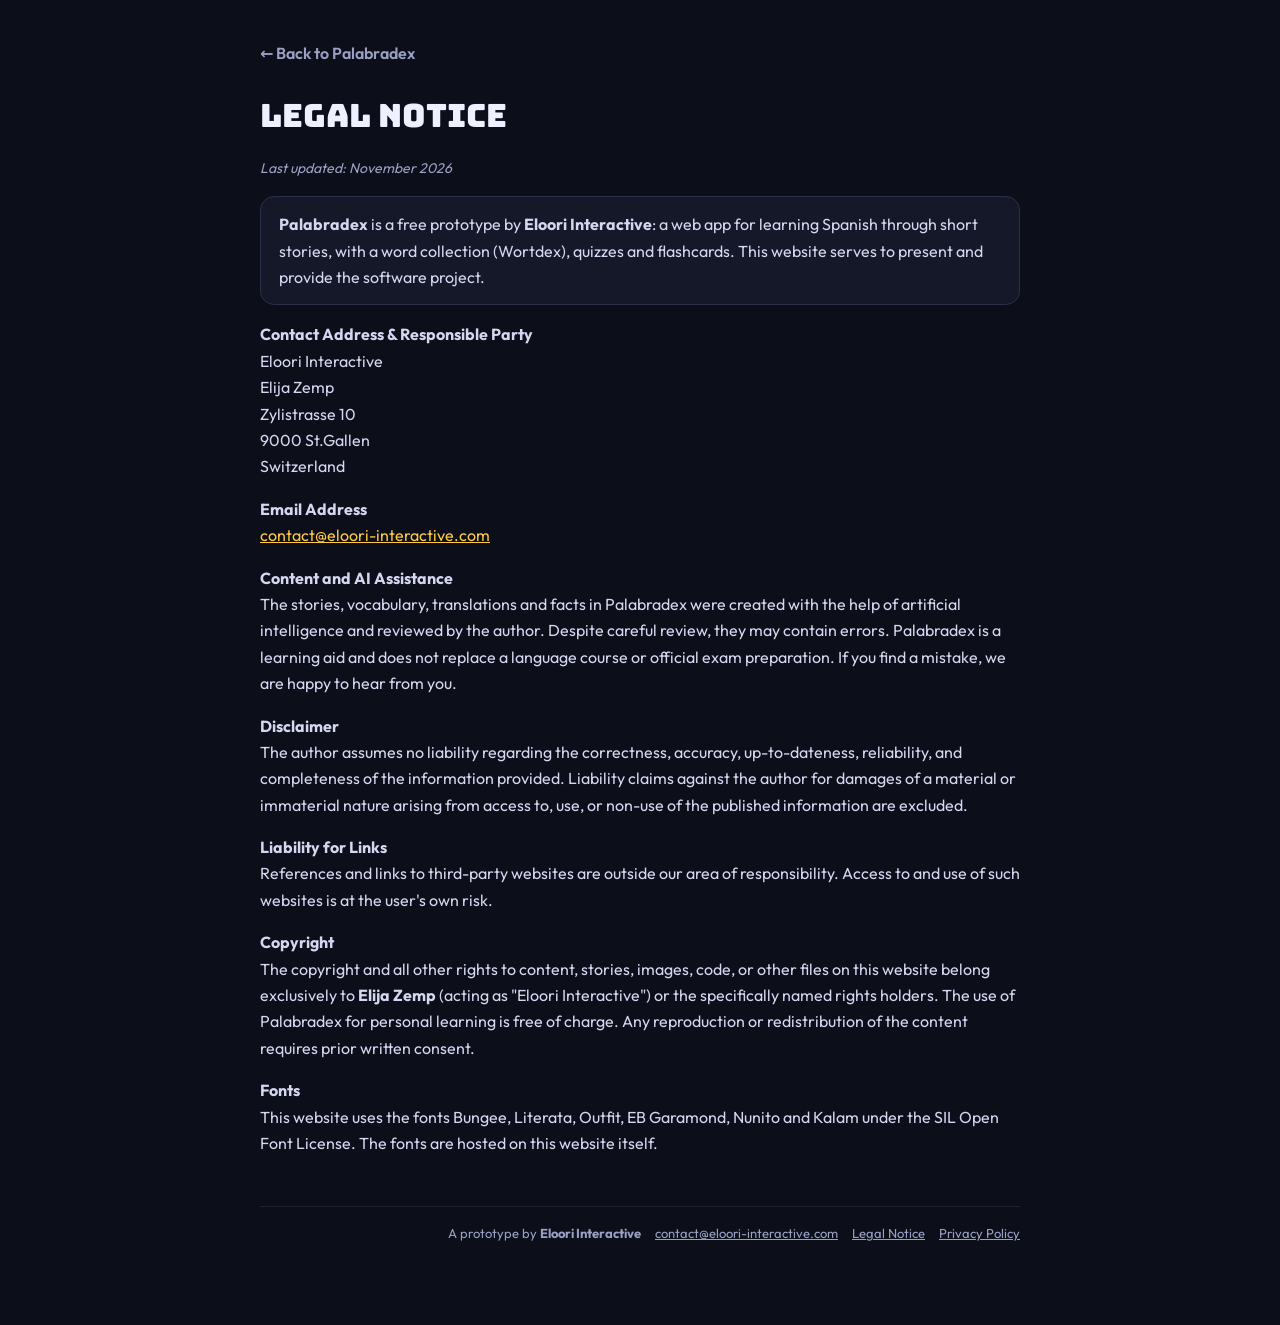
<file: legal.html>
<!DOCTYPE html>
<html lang="en">
<head>
<meta charset="utf-8">
<meta name="viewport" content="width=device-width,initial-scale=1">
<title>Legal Notice | Palabradex</title>
<link rel="icon" href="favicon.svg" type="image/svg+xml">
<link rel="stylesheet" href="fonts/fonts.css">
<style>
body{margin:0;font-family:Outfit,system-ui,sans-serif;background:#0c0e1a;color:#eef0ff;line-height:1.65}
.wrap{max-width:760px;margin:0 auto;padding:40px 22px 80px}
a{color:#ffcb3d}
.back{display:inline-block;margin-bottom:24px;color:#9aa0c3;text-decoration:none;font-weight:600}
.back:hover{color:#eef0ff}
h1{font-family:Bungee,sans-serif;font-weight:400;font-size:32px;margin:0 0 6px}
h2{font-size:20px;margin:30px 0 8px}
h3{font-size:16px;margin:24px 0 6px}
p,li{color:#d4d7f0}
.muted{color:#9aa0c3;font-size:14px}
.box{background:#151829;border:1px solid #2a2f4a;border-radius:14px;padding:14px 18px;margin:16px 0}
footer{margin-top:50px;padding-top:16px;border-top:1px solid #ffffff14;font-size:13px;color:#9aa0c3;display:flex;gap:14px;justify-content:flex-end;flex-wrap:wrap}
footer a{color:#9aa0c3}
</style>
</head>
<body><div class="wrap">
<a class="back" href="./">&larr; Back to Palabradex</a>
<h1>Legal Notice</h1>
<p class="muted"><em>Last updated: November 2026</em></p>

<div class="box"><p style="margin:0"><strong>Palabradex</strong> is a free prototype by <strong>Eloori Interactive</strong>: a web app for learning Spanish through short stories, with a word collection (Wortdex), quizzes and flashcards. This website serves to present and provide the software project.</p></div>

<p><strong>Contact Address &amp; Responsible Party</strong><br>
Eloori Interactive<br>
Elija Zemp<br>
Zylistrasse 10<br>
9000 St.Gallen<br>
Switzerland</p>

<p><strong>Email Address</strong><br>
<a href="mailto:contact@eloori-interactive.com">contact@eloori-interactive.com</a></p>

<p><strong>Content and AI Assistance</strong><br>
The stories, vocabulary, translations and facts in Palabradex were created with the help of artificial intelligence and reviewed by the author. Despite careful review, they may contain errors. Palabradex is a learning aid and does not replace a language course or official exam preparation. If you find a mistake, we are happy to hear from you.</p>

<p><strong>Disclaimer</strong><br>
The author assumes no liability regarding the correctness, accuracy, up-to-dateness, reliability, and completeness of the information provided. Liability claims against the author for damages of a material or immaterial nature arising from access to, use, or non-use of the published information are excluded.</p>

<p><strong>Liability for Links</strong><br>
References and links to third-party websites are outside our area of responsibility. Access to and use of such websites is at the user's own risk.</p>

<p><strong>Copyright</strong><br>
The copyright and all other rights to content, stories, images, code, or other files on this website belong exclusively to <strong>Elija Zemp</strong> (acting as "Eloori Interactive") or the specifically named rights holders. The use of Palabradex for personal learning is free of charge. Any reproduction or redistribution of the content requires prior written consent.</p>

<p><strong>Fonts</strong><br>
This website uses the fonts Bungee, Literata, Outfit, EB Garamond, Nunito and Kalam under the SIL Open Font License. The fonts are hosted on this website itself.</p>
<footer><span>A prototype by <strong>Eloori Interactive</strong></span><a href="mailto:contact@eloori-interactive.com">contact@eloori-interactive.com</a><a href="legal.html">Legal Notice</a><a href="privacy.html">Privacy Policy</a></footer>
</div></body></html>
</file>
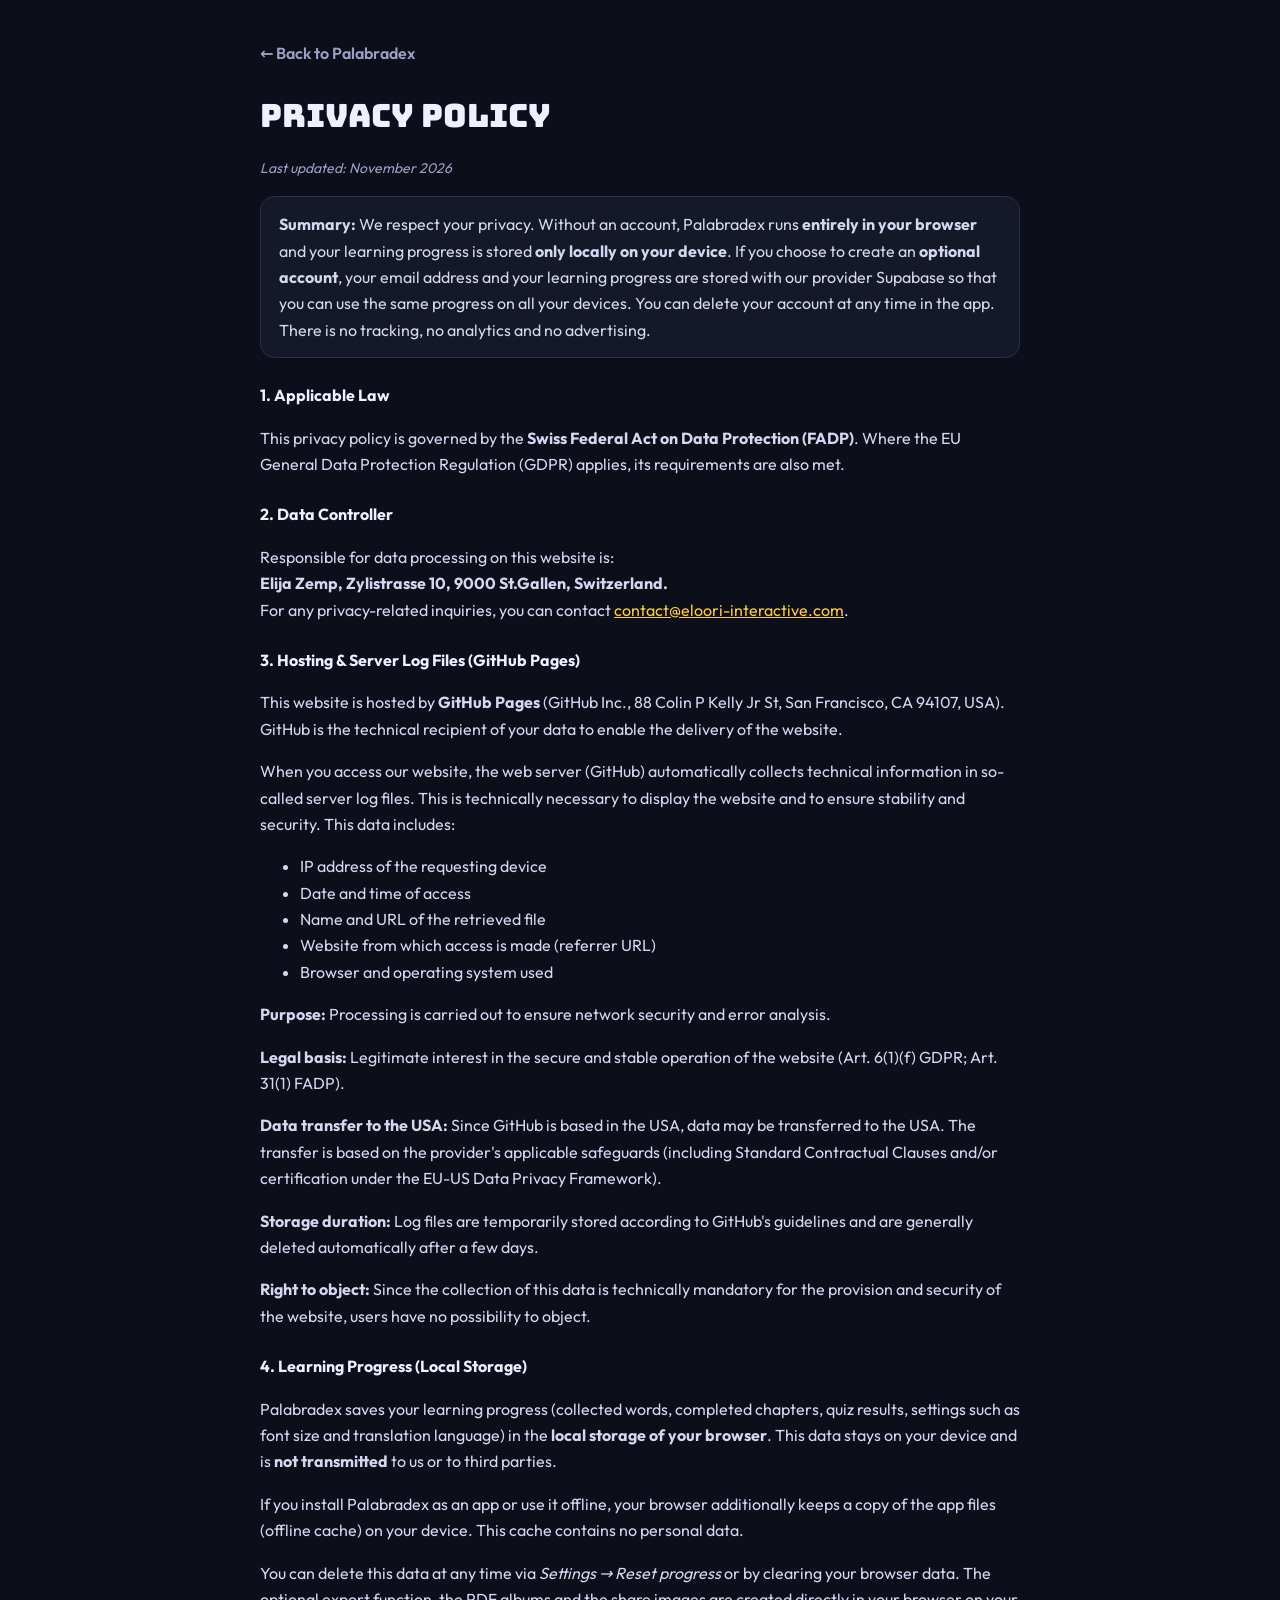
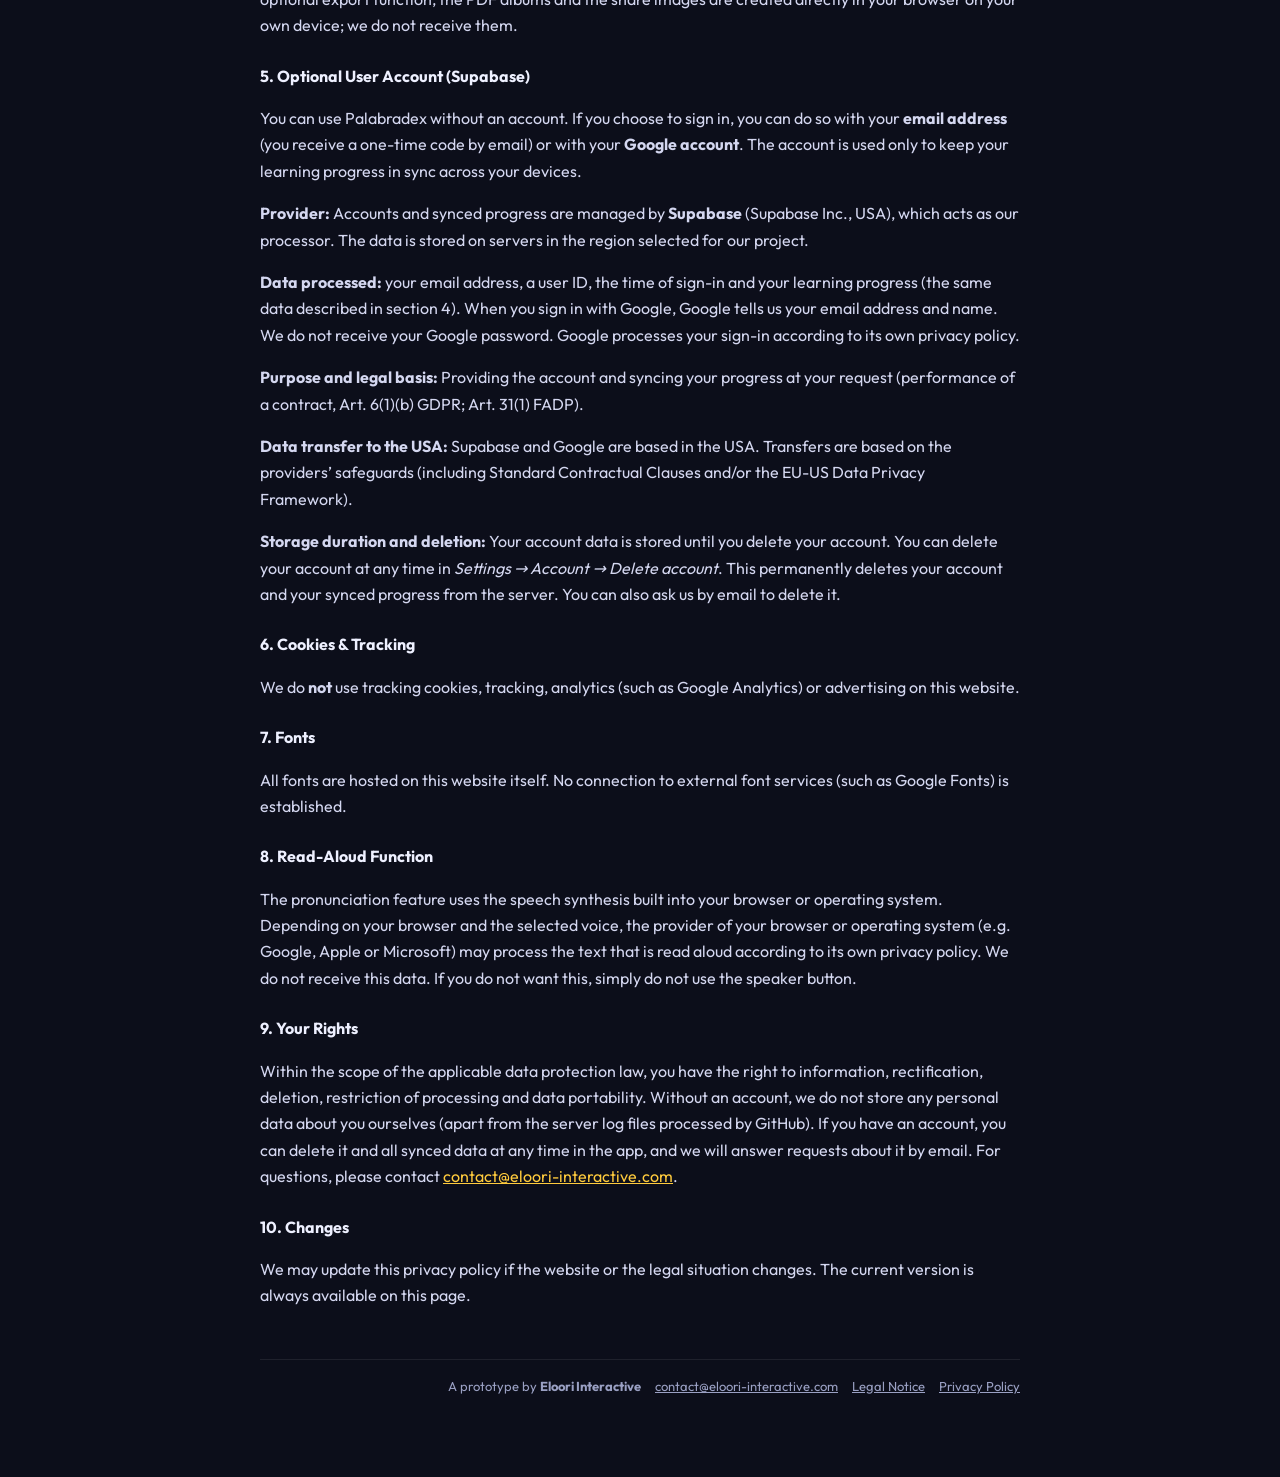
<file: privacy.html>
<!DOCTYPE html>
<html lang="en">
<head>
<meta charset="utf-8">
<meta name="viewport" content="width=device-width,initial-scale=1">
<title>Privacy Policy | Palabradex</title>
<link rel="icon" href="favicon.svg" type="image/svg+xml">
<link rel="stylesheet" href="fonts/fonts.css">
<style>
body{margin:0;font-family:Outfit,system-ui,sans-serif;background:#0c0e1a;color:#eef0ff;line-height:1.65}
.wrap{max-width:760px;margin:0 auto;padding:40px 22px 80px}
a{color:#ffcb3d}
.back{display:inline-block;margin-bottom:24px;color:#9aa0c3;text-decoration:none;font-weight:600}
.back:hover{color:#eef0ff}
h1{font-family:Bungee,sans-serif;font-weight:400;font-size:32px;margin:0 0 6px}
h2{font-size:20px;margin:30px 0 8px}
h3{font-size:16px;margin:24px 0 6px}
p,li{color:#d4d7f0}
.muted{color:#9aa0c3;font-size:14px}
.box{background:#151829;border:1px solid #2a2f4a;border-radius:14px;padding:14px 18px;margin:16px 0}
footer{margin-top:50px;padding-top:16px;border-top:1px solid #ffffff14;font-size:13px;color:#9aa0c3;display:flex;gap:14px;justify-content:flex-end;flex-wrap:wrap}
footer a{color:#9aa0c3}
</style>
</head>
<body><div class="wrap">
<a class="back" href="./">&larr; Back to Palabradex</a>
<h1>Privacy Policy</h1>
<p class="muted"><em>Last updated: November 2026</em></p>

<div class="box"><p style="margin:0"><strong>Summary:</strong> We respect your privacy. Without an account, Palabradex runs <strong>entirely in your browser</strong> and your learning progress is stored <strong>only locally on your device</strong>. If you choose to create an <strong>optional account</strong>, your email address and your learning progress are stored with our provider Supabase so that you can use the same progress on all your devices. You can delete your account at any time in the app. There is no tracking, no analytics and no advertising.</p></div>

<h3>1. Applicable Law</h3>
<p>This privacy policy is governed by the <strong>Swiss Federal Act on Data Protection (FADP)</strong>. Where the EU General Data Protection Regulation (GDPR) applies, its requirements are also met.</p>

<h3>2. Data Controller</h3>
<p>Responsible for data processing on this website is:<br>
<strong>Elija Zemp, Zylistrasse 10, 9000 St.Gallen, Switzerland.</strong><br>
For any privacy-related inquiries, you can contact <a href="mailto:contact@eloori-interactive.com">contact@eloori-interactive.com</a>.</p>

<h3>3. Hosting &amp; Server Log Files (GitHub Pages)</h3>
<p>This website is hosted by <strong>GitHub Pages</strong> (GitHub Inc., 88 Colin P Kelly Jr St, San Francisco, CA 94107, USA). GitHub is the technical recipient of your data to enable the delivery of the website.</p>
<p>When you access our website, the web server (GitHub) automatically collects technical information in so-called server log files. This is technically necessary to display the website and to ensure stability and security. This data includes:</p>
<ul>
<li>IP address of the requesting device</li>
<li>Date and time of access</li>
<li>Name and URL of the retrieved file</li>
<li>Website from which access is made (referrer URL)</li>
<li>Browser and operating system used</li>
</ul>
<p><strong>Purpose:</strong> Processing is carried out to ensure network security and error analysis.</p>
<p><strong>Legal basis:</strong> Legitimate interest in the secure and stable operation of the website (Art. 6(1)(f) GDPR; Art. 31(1) FADP).</p>
<p><strong>Data transfer to the USA:</strong> Since GitHub is based in the USA, data may be transferred to the USA. The transfer is based on the provider's applicable safeguards (including Standard Contractual Clauses and/or certification under the EU-US Data Privacy Framework).</p>
<p><strong>Storage duration:</strong> Log files are temporarily stored according to GitHub's guidelines and are generally deleted automatically after a few days.</p>
<p><strong>Right to object:</strong> Since the collection of this data is technically mandatory for the provision and security of the website, users have no possibility to object.</p>

<h3>4. Learning Progress (Local Storage)</h3>
<p>Palabradex saves your learning progress (collected words, completed chapters, quiz results, settings such as font size and translation language) in the <strong>local storage of your browser</strong>. This data stays on your device and is <strong>not transmitted</strong> to us or to third parties.</p>
<p>If you install Palabradex as an app or use it offline, your browser additionally keeps a copy of the app files (offline cache) on your device. This cache contains no personal data.</p>
<p>You can delete this data at any time via <em>Settings &rarr; Reset progress</em> or by clearing your browser data. The optional export function, the PDF albums and the share images are created directly in your browser on your own device; we do not receive them.</p>

<h3>5. Optional User Account (Supabase)</h3>
<p>You can use Palabradex without an account. If you choose to sign in, you can do so with your <strong>email address</strong> (you receive a one-time code by email) or with your <strong>Google account</strong>. The account is used only to keep your learning progress in sync across your devices.</p>
<p><strong>Provider:</strong> Accounts and synced progress are managed by <strong>Supabase</strong> (Supabase Inc., USA), which acts as our processor. The data is stored on servers in the region selected for our project.</p>
<p><strong>Data processed:</strong> your email address, a user ID, the time of sign-in and your learning progress (the same data described in section 4). When you sign in with Google, Google tells us your email address and name. We do not receive your Google password. Google processes your sign-in according to its own privacy policy.</p>
<p><strong>Purpose and legal basis:</strong> Providing the account and syncing your progress at your request (performance of a contract, Art. 6(1)(b) GDPR; Art. 31(1) FADP).</p>
<p><strong>Data transfer to the USA:</strong> Supabase and Google are based in the USA. Transfers are based on the providers&rsquo; safeguards (including Standard Contractual Clauses and/or the EU-US Data Privacy Framework).</p>
<p><strong>Storage duration and deletion:</strong> Your account data is stored until you delete your account. You can delete your account at any time in <em>Settings &rarr; Account &rarr; Delete account</em>. This permanently deletes your account and your synced progress from the server. You can also ask us by email to delete it.</p>

<h3>6. Cookies &amp; Tracking</h3>
<p>We do <strong>not</strong> use tracking cookies, tracking, analytics (such as Google Analytics) or advertising on this website.</p>

<h3>7. Fonts</h3>
<p>All fonts are hosted on this website itself. No connection to external font services (such as Google Fonts) is established.</p>

<h3>8. Read-Aloud Function</h3>
<p>The pronunciation feature uses the speech synthesis built into your browser or operating system. Depending on your browser and the selected voice, the provider of your browser or operating system (e.g. Google, Apple or Microsoft) may process the text that is read aloud according to its own privacy policy. We do not receive this data. If you do not want this, simply do not use the speaker button.</p>

<h3>9. Your Rights</h3>
<p>Within the scope of the applicable data protection law, you have the right to information, rectification, deletion, restriction of processing and data portability. Without an account, we do not store any personal data about you ourselves (apart from the server log files processed by GitHub). If you have an account, you can delete it and all synced data at any time in the app, and we will answer requests about it by email. For questions, please contact <a href="mailto:contact@eloori-interactive.com">contact@eloori-interactive.com</a>.</p>

<h3>10. Changes</h3>
<p>We may update this privacy policy if the website or the legal situation changes. The current version is always available on this page.</p>
<footer><span>A prototype by <strong>Eloori Interactive</strong></span><a href="mailto:contact@eloori-interactive.com">contact@eloori-interactive.com</a><a href="legal.html">Legal Notice</a><a href="privacy.html">Privacy Policy</a></footer>
</div></body></html>
</file>
<file: fonts/fonts.css>
@font-face{font-family:'Bungee';font-style:normal;font-weight:400;font-display:swap;src:url('bungee-latin-400-normal.woff2') format('woff2');}
@font-face{font-family:'Literata';font-style:normal;font-weight:400;font-display:swap;src:url('literata-latin-400-normal.woff2') format('woff2');}
@font-face{font-family:'Literata';font-style:italic;font-weight:400;font-display:swap;src:url('literata-latin-400-italic.woff2') format('woff2');}
@font-face{font-family:'Literata';font-style:normal;font-weight:600;font-display:swap;src:url('literata-latin-600-normal.woff2') format('woff2');}
@font-face{font-family:'Outfit';font-style:normal;font-weight:400;font-display:swap;src:url('outfit-latin-400-normal.woff2') format('woff2');}
@font-face{font-family:'Outfit';font-style:normal;font-weight:500;font-display:swap;src:url('outfit-latin-500-normal.woff2') format('woff2');}
@font-face{font-family:'Outfit';font-style:normal;font-weight:600;font-display:swap;src:url('outfit-latin-600-normal.woff2') format('woff2');}
@font-face{font-family:'Outfit';font-style:normal;font-weight:700;font-display:swap;src:url('outfit-latin-700-normal.woff2') format('woff2');}
@font-face{font-family:'Outfit';font-style:normal;font-weight:800;font-display:swap;src:url('outfit-latin-800-normal.woff2') format('woff2');}
@font-face{font-family:'EB Garamond';font-style:normal;font-weight:400;font-display:swap;src:url('eb-garamond-latin-400-normal.woff2') format('woff2');}
@font-face{font-family:'EB Garamond';font-style:italic;font-weight:400;font-display:swap;src:url('eb-garamond-latin-400-italic.woff2') format('woff2');}
@font-face{font-family:'EB Garamond';font-style:normal;font-weight:600;font-display:swap;src:url('eb-garamond-latin-600-normal.woff2') format('woff2');}
@font-face{font-family:'Nunito';font-style:normal;font-weight:400;font-display:swap;src:url('nunito-latin-400-normal.woff2') format('woff2');}
@font-face{font-family:'Nunito';font-style:italic;font-weight:400;font-display:swap;src:url('nunito-latin-400-italic.woff2') format('woff2');}
@font-face{font-family:'Nunito';font-style:normal;font-weight:700;font-display:swap;src:url('nunito-latin-700-normal.woff2') format('woff2');}
@font-face{font-family:'Kalam';font-style:normal;font-weight:400;font-display:swap;src:url('kalam-latin-400-normal.woff2') format('woff2');}
@font-face{font-family:'Kalam';font-style:normal;font-weight:700;font-display:swap;src:url('kalam-latin-700-normal.woff2') format('woff2');}
</file>
